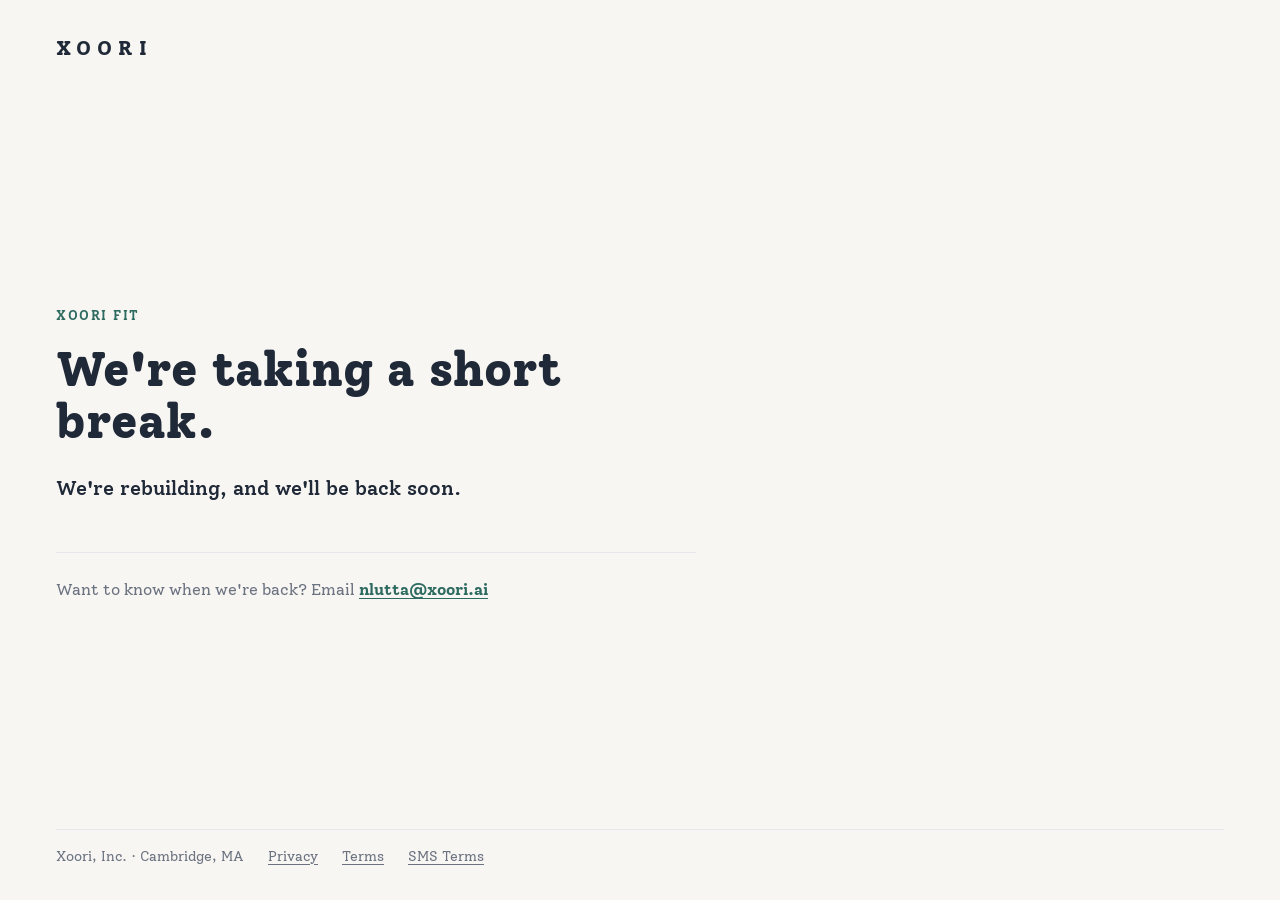
<file: docs/index.html>
<!doctype html>
<html lang="en">
<head>
<meta charset="utf-8">
<meta name="viewport" content="width=device-width, initial-scale=1">
<title>Xoori — back soon</title>
<meta name="description" content="Xoori Fit is taking a short break. We'll be back soon.">
<meta name="robots" content="noindex">
<link rel="preconnect" href="https://fonts.googleapis.com">
<link rel="preconnect" href="https://fonts.gstatic.com" crossorigin>
<link href="https://fonts.googleapis.com/css2?family=Solway:wght@400;500;600;700;800&display=swap" rel="stylesheet">
<style>
/* Xoori holding site — tokens from Xoori-MVP/DESIGN.md */
:root {
  --bg: #f8f6f3;
  --surface: #ffffff;
  --text: #1f2937;
  --muted: #6b7280;
  --accent: #2d6a5f;
  --accent-hover: #234d44;
  --border: #e5e7eb;
}
* { box-sizing: border-box; }
html { -webkit-text-size-adjust: 100%; }
body {
  margin: 0;
  background: var(--bg);
  color: var(--text);
  font-family: "Solway", Georgia, serif;
  font-weight: 400;
  font-size: 16px;
  line-height: 1.6;
}
a { color: var(--accent); text-underline-offset: 3px; }
a:hover { color: var(--accent-hover); }

.wordmark {
  font-weight: 800;
  letter-spacing: 6px;
  font-size: 20px;
  color: var(--text);
  text-decoration: none;
}

/* Holding page */
.hold {
  min-height: 100vh;
  min-height: 100dvh;
  display: flex;
  flex-direction: column;
  max-width: 1200px;
  margin: 0 auto;
  padding: 32px 16px;
}
.hold header { padding: 0 0 16px; }
.hold-main {
  flex: 1;
  display: flex;
  flex-direction: column;
  justify-content: center;
  max-width: 640px;
  padding: 64px 0;
}
.eyebrow {
  font-weight: 600;
  font-size: 13px;
  letter-spacing: 1.5px;
  text-transform: uppercase;
  color: var(--accent);
  margin: 0 0 16px;
}
.hold h1 {
  font-weight: 800;
  font-size: clamp(2.25rem, 6vw, 3rem);
  line-height: 1.1;
  margin: 0 0 24px;
}
.lede { font-size: 1.25rem; font-weight: 500; margin: 0 0 48px; max-width: 34ch; }
.notify {
  border-top: 1px solid var(--border);
  padding-top: 24px;
  color: var(--muted);
  margin: 0;
}
.notify a { font-weight: 600; overflow-wrap: anywhere; }

footer {
  border-top: 1px solid var(--border);
  padding-top: 16px;
  font-size: 14px;
  color: var(--muted);
  display: flex;
  flex-wrap: wrap;
  gap: 8px 24px;
}
footer a { color: var(--muted); }
footer a:hover { color: var(--accent); }

/* Legal pages */
.legal { max-width: 760px; margin: 0 auto; padding: 32px 16px 48px; }
.legal header { padding-bottom: 24px; }
.notice {
  background: var(--surface);
  border: 1px solid var(--border);
  border-left: 3px solid var(--accent);
  border-radius: 8px;
  padding: 12px 16px;
  font-size: 14px;
  color: var(--muted);
  margin: 0 0 32px;
}
.legal main {
  background: var(--surface);
  border: 1px solid var(--border);
  border-radius: 12px;
  padding: 32px 24px;
  margin-bottom: 32px;
  overflow-wrap: anywhere;
}
.legal h1 { font-weight: 800; font-size: 2rem; line-height: 1.2; margin: 0 0 8px; }
.legal h2 { font-weight: 700; font-size: 1.25rem; margin: 32px 0 8px; }
.legal h3 { font-weight: 700; font-size: 1rem; margin: 24px 0 8px; }
.legal ul { padding-left: 20px; }
.legal li { margin-bottom: 6px; }
.legal blockquote {
  margin: 16px 0;
  padding: 12px 16px;
  background: var(--bg);
  border-left: 3px solid var(--accent);
  border-radius: 4px;
}
.legal main > div > div > a { margin-right: 24px; }
</style>
</head>
<body>
<div class="hold">
  <header><a class="wordmark" href="./">XOORI</a></header>
  <main class="hold-main">
    <p class="eyebrow">Xoori Fit</p>
    <h1>We're taking a short break.</h1>
    <p class="lede">We're rebuilding, and we'll be back soon.</p>
    <p class="notify">Want to know when we're back? Email <a href="mailto:nlutta@xoori.ai?subject=Tell%20me%20when%20Xoori%20is%20back">nlutta@xoori.ai</a></p>
  </main>
  <footer>
    <span>Xoori, Inc. · Cambridge, MA</span>
    <a href="./privacy/">Privacy</a>
    <a href="./terms/">Terms</a>
    <a href="./sms-consent/">SMS Terms</a>
  </footer>
</div>
</body>
</html>
</file>
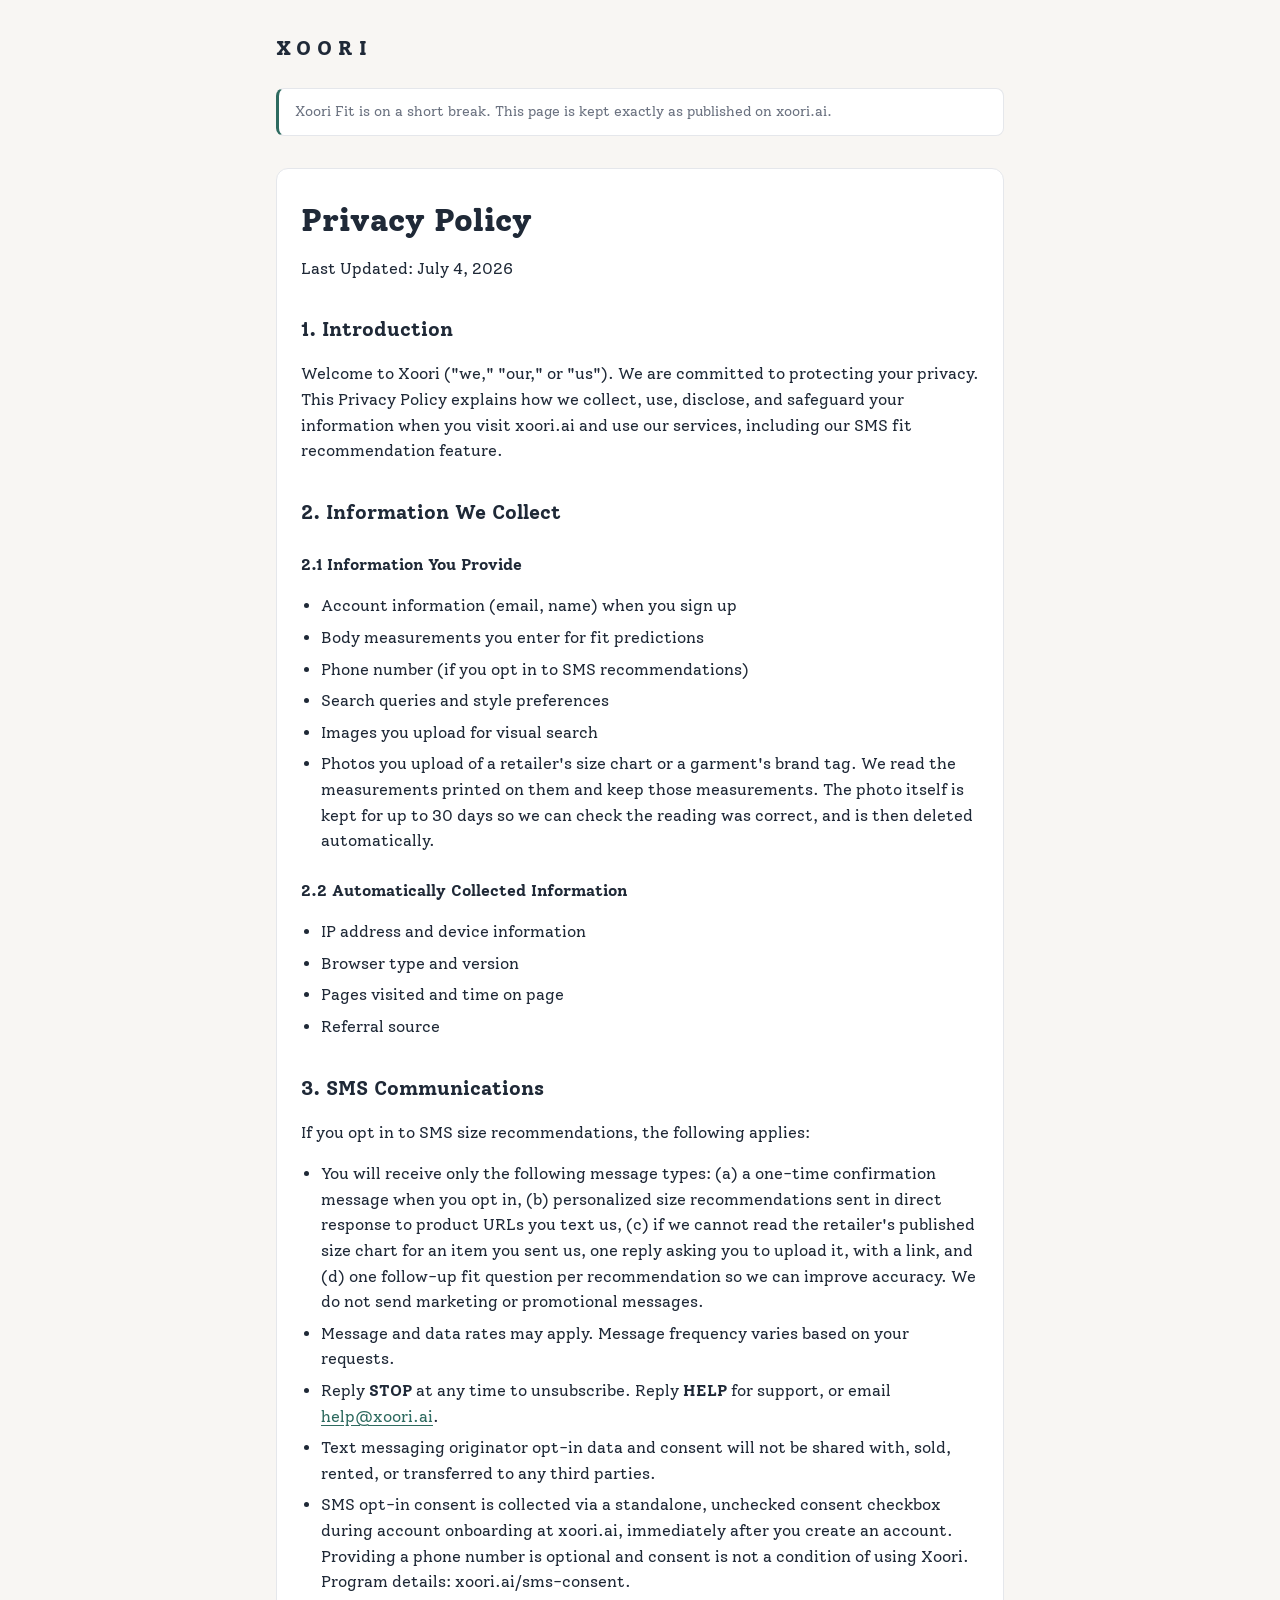
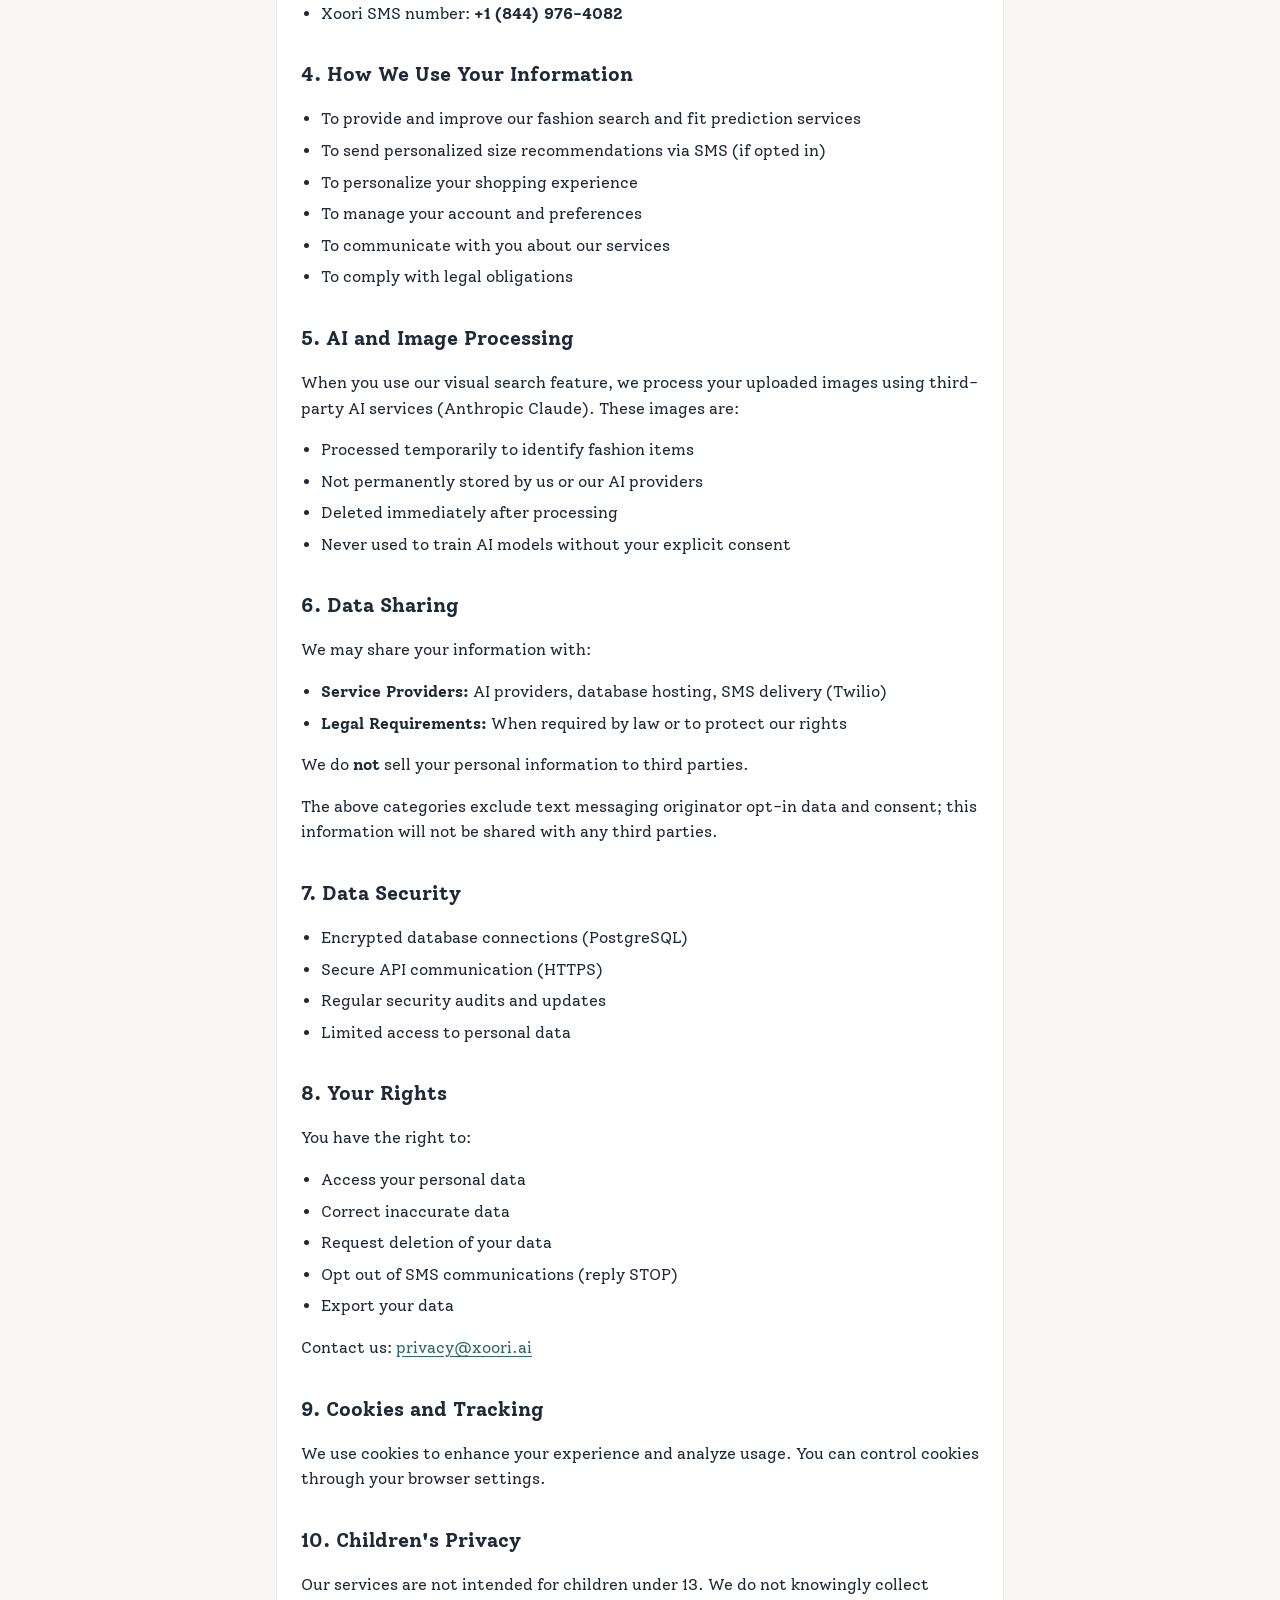
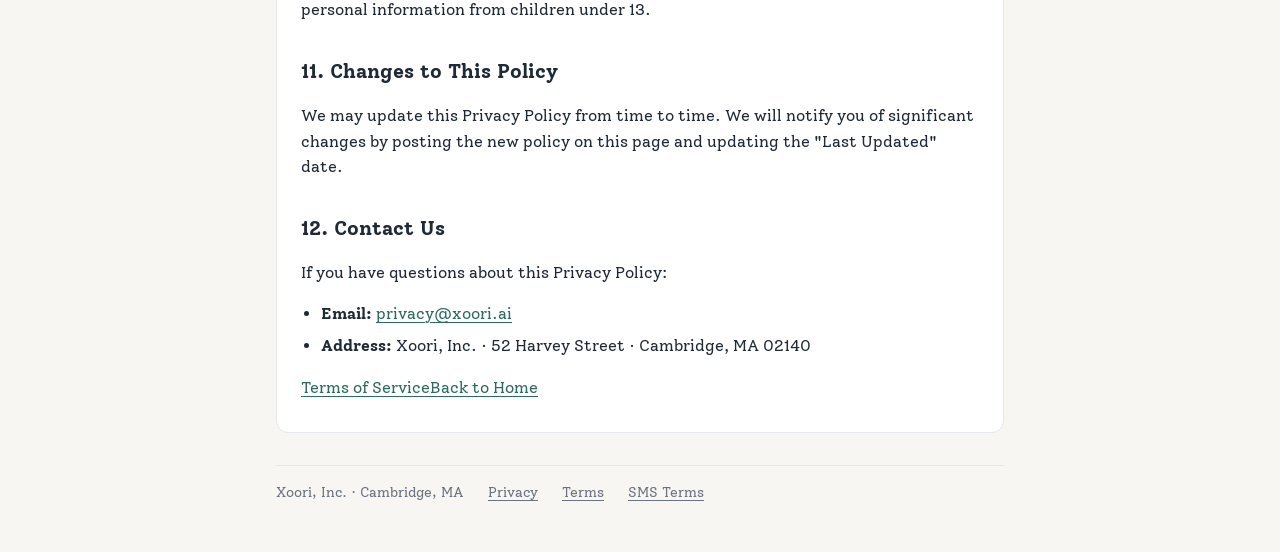
<file: docs/privacy/index.html>
<!doctype html>
<html lang="en">
<head>
<meta charset="utf-8">
<meta name="viewport" content="width=device-width, initial-scale=1">
<title>Privacy Policy — Xoori</title>
<link rel="preconnect" href="https://fonts.googleapis.com">
<link rel="preconnect" href="https://fonts.gstatic.com" crossorigin>
<link href="https://fonts.googleapis.com/css2?family=Solway:wght@400;500;600;700;800&display=swap" rel="stylesheet">
<style>
/* Xoori holding site — tokens from Xoori-MVP/DESIGN.md */
:root {
  --bg: #f8f6f3;
  --surface: #ffffff;
  --text: #1f2937;
  --muted: #6b7280;
  --accent: #2d6a5f;
  --accent-hover: #234d44;
  --border: #e5e7eb;
}
* { box-sizing: border-box; }
html { -webkit-text-size-adjust: 100%; }
body {
  margin: 0;
  background: var(--bg);
  color: var(--text);
  font-family: "Solway", Georgia, serif;
  font-weight: 400;
  font-size: 16px;
  line-height: 1.6;
}
a { color: var(--accent); text-underline-offset: 3px; }
a:hover { color: var(--accent-hover); }

.wordmark {
  font-weight: 800;
  letter-spacing: 6px;
  font-size: 20px;
  color: var(--text);
  text-decoration: none;
}

/* Holding page */
.hold {
  min-height: 100vh;
  min-height: 100dvh;
  display: flex;
  flex-direction: column;
  max-width: 1200px;
  margin: 0 auto;
  padding: 32px 16px;
}
.hold header { padding: 0 0 16px; }
.hold-main {
  flex: 1;
  display: flex;
  flex-direction: column;
  justify-content: center;
  max-width: 640px;
  padding: 64px 0;
}
.eyebrow {
  font-weight: 600;
  font-size: 13px;
  letter-spacing: 1.5px;
  text-transform: uppercase;
  color: var(--accent);
  margin: 0 0 16px;
}
.hold h1 {
  font-weight: 800;
  font-size: clamp(2.25rem, 6vw, 3rem);
  line-height: 1.1;
  margin: 0 0 24px;
}
.lede { font-size: 1.25rem; font-weight: 500; margin: 0 0 48px; max-width: 34ch; }
.notify {
  border-top: 1px solid var(--border);
  padding-top: 24px;
  color: var(--muted);
  margin: 0;
}
.notify a { font-weight: 600; overflow-wrap: anywhere; }

footer {
  border-top: 1px solid var(--border);
  padding-top: 16px;
  font-size: 14px;
  color: var(--muted);
  display: flex;
  flex-wrap: wrap;
  gap: 8px 24px;
}
footer a { color: var(--muted); }
footer a:hover { color: var(--accent); }

/* Legal pages */
.legal { max-width: 760px; margin: 0 auto; padding: 32px 16px 48px; }
.legal header { padding-bottom: 24px; }
.notice {
  background: var(--surface);
  border: 1px solid var(--border);
  border-left: 3px solid var(--accent);
  border-radius: 8px;
  padding: 12px 16px;
  font-size: 14px;
  color: var(--muted);
  margin: 0 0 32px;
}
.legal main {
  background: var(--surface);
  border: 1px solid var(--border);
  border-radius: 12px;
  padding: 32px 24px;
  margin-bottom: 32px;
  overflow-wrap: anywhere;
}
.legal h1 { font-weight: 800; font-size: 2rem; line-height: 1.2; margin: 0 0 8px; }
.legal h2 { font-weight: 700; font-size: 1.25rem; margin: 32px 0 8px; }
.legal h3 { font-weight: 700; font-size: 1rem; margin: 24px 0 8px; }
.legal ul { padding-left: 20px; }
.legal li { margin-bottom: 6px; }
.legal blockquote {
  margin: 16px 0;
  padding: 12px 16px;
  background: var(--bg);
  border-left: 3px solid var(--accent);
  border-radius: 4px;
}
.legal main > div > div > a { margin-right: 24px; }
</style>
</head>
<body>
<div class="legal">
  <header><a class="wordmark" href="../">XOORI</a></header>
  <p class="notice">Xoori Fit is on a short break. This page is kept exactly as published on xoori.ai.</p>
  <main><h1>Privacy Policy</h1><p>Last Updated: July 4, 2026</p><div><section><h2>1. Introduction</h2><p>Welcome to Xoori (&quot;we,&quot; &quot;our,&quot; or &quot;us&quot;). We are committed to protecting your privacy. This Privacy Policy explains how we collect, use, disclose, and safeguard your information when you visit xoori.ai and use our services, including our SMS fit recommendation feature.</p></section><section><h2>2. Information We Collect</h2><h3>2.1 Information You Provide</h3><ul><li>Account information (email, name) when you sign up</li><li>Body measurements you enter for fit predictions</li><li>Phone number (if you opt in to SMS recommendations)</li><li>Search queries and style preferences</li><li>Images you upload for visual search</li><li>Photos you upload of a retailer&#x27;s size chart or a garment&#x27;s brand tag. We read the measurements printed on them and keep those measurements. The photo itself is kept for up to 30 days so we can check the reading was correct, and is then deleted automatically.</li></ul><h3>2.2 Automatically Collected Information</h3><ul><li>IP address and device information</li><li>Browser type and version</li><li>Pages visited and time on page</li><li>Referral source</li></ul></section><section><h2>3. SMS Communications</h2><p>If you opt in to SMS size recommendations, the following applies:</p><ul><li>You will receive only the following message types: (a) a one-time confirmation message when you opt in, (b) personalized size recommendations sent in direct response to product URLs you text us, (c) if we cannot read the retailer&#x27;s published size chart for an item you sent us, one reply asking you to upload it, with a link, and (d) one follow-up fit question per recommendation so we can improve accuracy. We do not send marketing or promotional messages.</li><li>Message and data rates may apply. Message frequency varies based on your requests.</li><li>Reply <strong>STOP</strong> at any time to unsubscribe. Reply <strong>HELP</strong> for support, or email <a href="mailto:help@xoori.ai">help@xoori.ai</a>.</li><li>Text messaging originator opt-in data and consent will not be shared with, sold, rented, or transferred to any third parties.</li><li>SMS opt-in consent is collected via a standalone, unchecked consent checkbox during account onboarding at xoori.ai, immediately after you create an account. Providing a phone number is optional and consent is not a condition of using Xoori. Program details: xoori.ai/sms-consent.</li><li>Xoori SMS number: <strong>+1 (844) 976-4082</strong></li></ul></section><section><h2>4. How We Use Your Information</h2><ul><li>To provide and improve our fashion search and fit prediction services</li><li>To send personalized size recommendations via SMS (if opted in)</li><li>To personalize your shopping experience</li><li>To manage your account and preferences</li><li>To communicate with you about our services</li><li>To comply with legal obligations</li></ul></section><section><h2>5. AI and Image Processing</h2><p>When you use our visual search feature, we process your uploaded images using third-party AI services (Anthropic Claude). These images are:</p><ul><li>Processed temporarily to identify fashion items</li><li>Not permanently stored by us or our AI providers</li><li>Deleted immediately after processing</li><li>Never used to train AI models without your explicit consent</li></ul></section><section><h2>6. Data Sharing</h2><p>We may share your information with:</p><ul><li><strong>Service Providers:</strong> AI providers, database hosting, SMS delivery (Twilio)</li><li><strong>Legal Requirements:</strong> When required by law or to protect our rights</li></ul><p>We do <strong>not</strong> sell your personal information to third parties.</p><p>The above categories exclude text messaging originator opt-in data and consent; this information will not be shared with any third parties.</p></section><section><h2>7. Data Security</h2><ul><li>Encrypted database connections (PostgreSQL)</li><li>Secure API communication (HTTPS)</li><li>Regular security audits and updates</li><li>Limited access to personal data</li></ul></section><section><h2>8. Your Rights</h2><p>You have the right to:</p><ul><li>Access your personal data</li><li>Correct inaccurate data</li><li>Request deletion of your data</li><li>Opt out of SMS communications (reply STOP)</li><li>Export your data</li></ul><p>Contact us: <a href="mailto:privacy@xoori.ai">privacy@xoori.ai</a></p></section><section><h2>9. Cookies and Tracking</h2><p>We use cookies to enhance your experience and analyze usage. You can control cookies through your browser settings.</p></section><section><h2>10. Children&#x27;s Privacy</h2><p>Our services are not intended for children under 13. We do not knowingly collect personal information from children under 13.</p></section><section><h2>11. Changes to This Policy</h2><p>We may update this Privacy Policy from time to time. We will notify you of significant changes by posting the new policy on this page and updating the &quot;Last Updated&quot; date.</p></section><section><h2>12. Contact Us</h2><p>If you have questions about this Privacy Policy:</p><ul><li><strong>Email:</strong> <a href="mailto:privacy@xoori.ai">privacy@xoori.ai</a></li><li><strong>Address:</strong> Xoori, Inc. · 52 Harvey Street · Cambridge, MA 02140</li></ul></section></div><div><a href="/terms">Terms of Service</a><a href="/">Back to Home</a></div></main>
  <footer>
    <span>Xoori, Inc. · Cambridge, MA</span>
    <a href="../privacy/">Privacy</a>
    <a href="../terms/">Terms</a>
    <a href="../sms-consent/">SMS Terms</a>
  </footer>
</div>
</body>
</html>
</file>
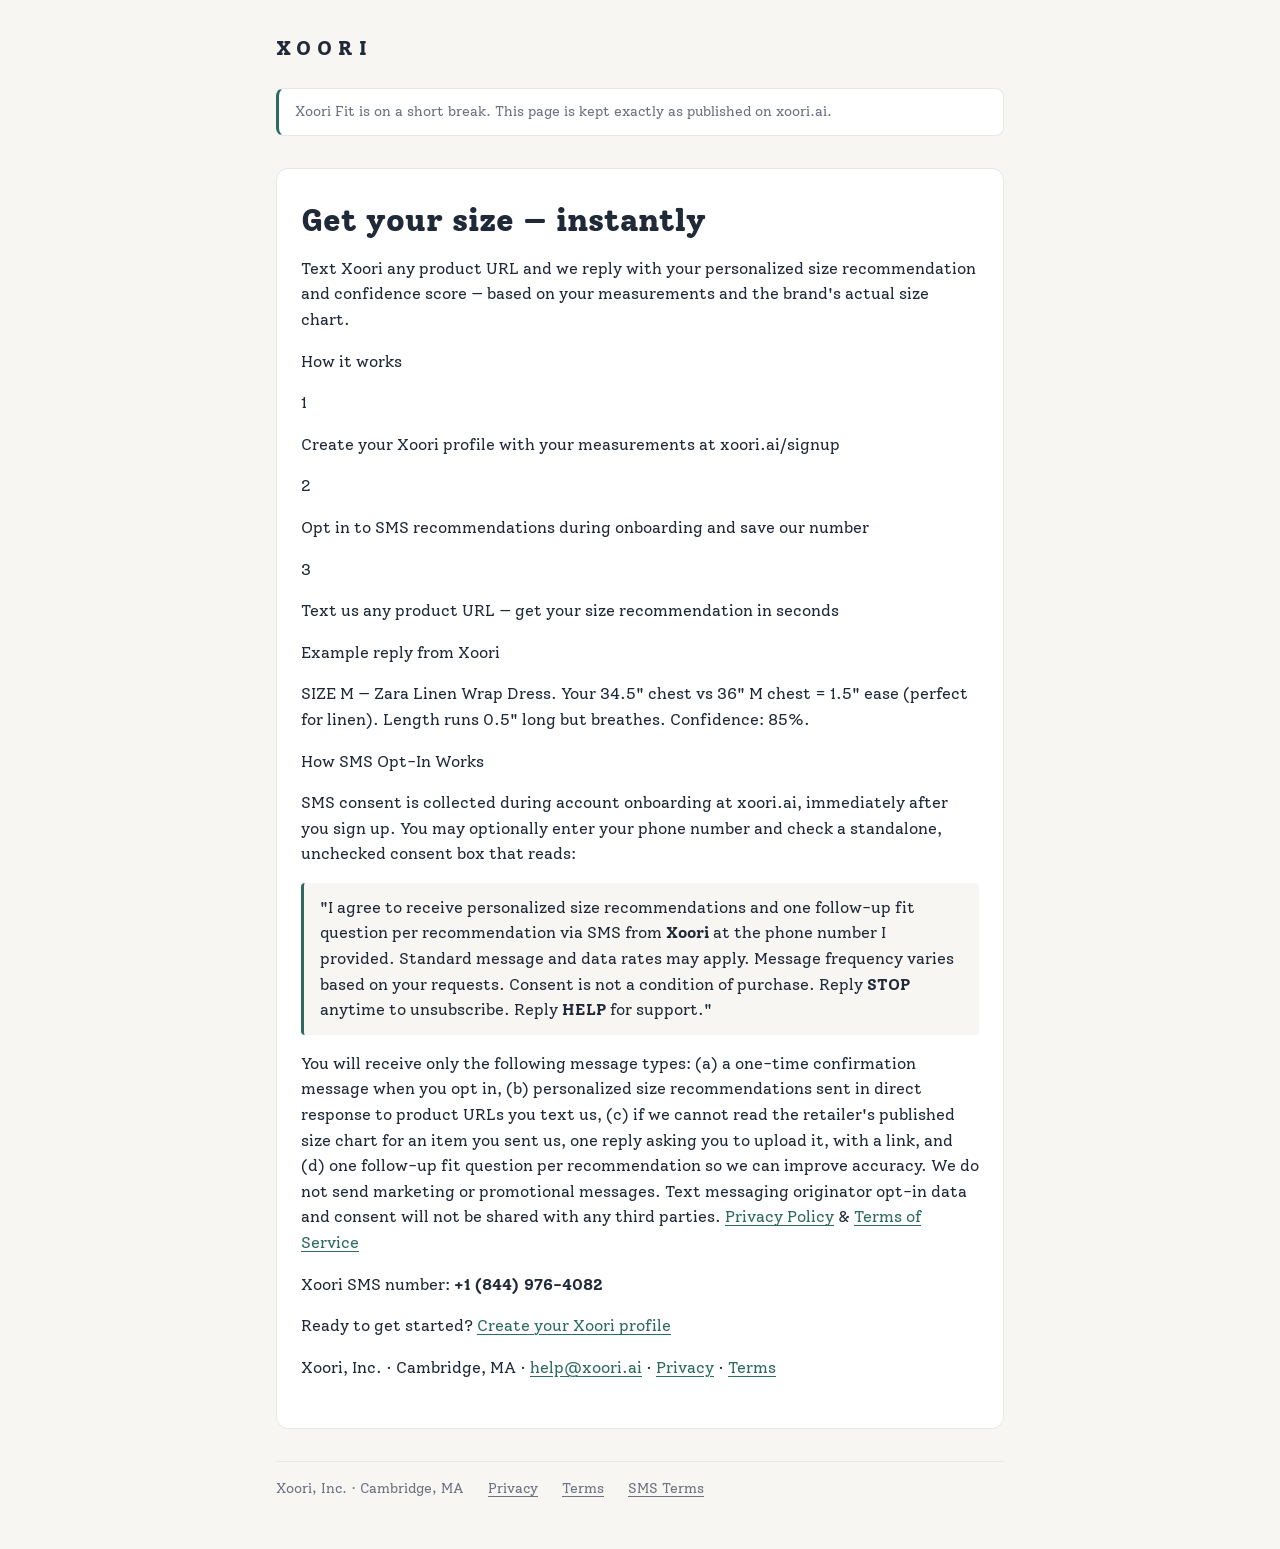
<file: docs/sms-consent/index.html>
<!doctype html>
<html lang="en">
<head>
<meta charset="utf-8">
<meta name="viewport" content="width=device-width, initial-scale=1">
<title>SMS Terms — Xoori</title>
<link rel="preconnect" href="https://fonts.googleapis.com">
<link rel="preconnect" href="https://fonts.gstatic.com" crossorigin>
<link href="https://fonts.googleapis.com/css2?family=Solway:wght@400;500;600;700;800&display=swap" rel="stylesheet">
<style>
/* Xoori holding site — tokens from Xoori-MVP/DESIGN.md */
:root {
  --bg: #f8f6f3;
  --surface: #ffffff;
  --text: #1f2937;
  --muted: #6b7280;
  --accent: #2d6a5f;
  --accent-hover: #234d44;
  --border: #e5e7eb;
}
* { box-sizing: border-box; }
html { -webkit-text-size-adjust: 100%; }
body {
  margin: 0;
  background: var(--bg);
  color: var(--text);
  font-family: "Solway", Georgia, serif;
  font-weight: 400;
  font-size: 16px;
  line-height: 1.6;
}
a { color: var(--accent); text-underline-offset: 3px; }
a:hover { color: var(--accent-hover); }

.wordmark {
  font-weight: 800;
  letter-spacing: 6px;
  font-size: 20px;
  color: var(--text);
  text-decoration: none;
}

/* Holding page */
.hold {
  min-height: 100vh;
  min-height: 100dvh;
  display: flex;
  flex-direction: column;
  max-width: 1200px;
  margin: 0 auto;
  padding: 32px 16px;
}
.hold header { padding: 0 0 16px; }
.hold-main {
  flex: 1;
  display: flex;
  flex-direction: column;
  justify-content: center;
  max-width: 640px;
  padding: 64px 0;
}
.eyebrow {
  font-weight: 600;
  font-size: 13px;
  letter-spacing: 1.5px;
  text-transform: uppercase;
  color: var(--accent);
  margin: 0 0 16px;
}
.hold h1 {
  font-weight: 800;
  font-size: clamp(2.25rem, 6vw, 3rem);
  line-height: 1.1;
  margin: 0 0 24px;
}
.lede { font-size: 1.25rem; font-weight: 500; margin: 0 0 48px; max-width: 34ch; }
.notify {
  border-top: 1px solid var(--border);
  padding-top: 24px;
  color: var(--muted);
  margin: 0;
}
.notify a { font-weight: 600; overflow-wrap: anywhere; }

footer {
  border-top: 1px solid var(--border);
  padding-top: 16px;
  font-size: 14px;
  color: var(--muted);
  display: flex;
  flex-wrap: wrap;
  gap: 8px 24px;
}
footer a { color: var(--muted); }
footer a:hover { color: var(--accent); }

/* Legal pages */
.legal { max-width: 760px; margin: 0 auto; padding: 32px 16px 48px; }
.legal header { padding-bottom: 24px; }
.notice {
  background: var(--surface);
  border: 1px solid var(--border);
  border-left: 3px solid var(--accent);
  border-radius: 8px;
  padding: 12px 16px;
  font-size: 14px;
  color: var(--muted);
  margin: 0 0 32px;
}
.legal main {
  background: var(--surface);
  border: 1px solid var(--border);
  border-radius: 12px;
  padding: 32px 24px;
  margin-bottom: 32px;
  overflow-wrap: anywhere;
}
.legal h1 { font-weight: 800; font-size: 2rem; line-height: 1.2; margin: 0 0 8px; }
.legal h2 { font-weight: 700; font-size: 1.25rem; margin: 32px 0 8px; }
.legal h3 { font-weight: 700; font-size: 1rem; margin: 24px 0 8px; }
.legal ul { padding-left: 20px; }
.legal li { margin-bottom: 6px; }
.legal blockquote {
  margin: 16px 0;
  padding: 12px 16px;
  background: var(--bg);
  border-left: 3px solid var(--accent);
  border-radius: 4px;
}
.legal main > div > div > a { margin-right: 24px; }
</style>
</head>
<body>
<div class="legal">
  <header><a class="wordmark" href="../">XOORI</a></header>
  <p class="notice">Xoori Fit is on a short break. This page is kept exactly as published on xoori.ai.</p>
  <main><div><div><div></div><h1>Get your size — instantly</h1><p>Text Xoori any product URL and we reply with your personalized size recommendation and confidence score — based on your measurements and the brand&#x27;s actual size chart.</p><div><p>How it works</p><div><span>1</span><p>Create your Xoori profile with your measurements at xoori.ai/signup</p></div><div><span>2</span><p>Opt in to SMS recommendations during onboarding and save our number</p></div><div><span>3</span><p>Text us any product URL — get your size recommendation in seconds</p></div></div><div><p>Example reply from Xoori</p><p>SIZE M — Zara Linen Wrap Dress. Your 34.5&quot; chest vs 36&quot; M chest = 1.5&quot; ease (perfect for linen). Length runs 0.5&quot; long but breathes. Confidence: 85%.</p></div><div id="opt-in-info"><p>How SMS Opt-In Works</p><p>SMS consent is collected during account onboarding at xoori.ai, immediately after you sign up. You may optionally enter your phone number and check a standalone, unchecked consent box that reads:</p><blockquote>&quot;I agree to receive personalized size recommendations and one follow-up fit question per recommendation via SMS from <strong>Xoori</strong> at the phone number I provided. Standard message and data rates may apply. Message frequency varies based on your requests. Consent is not a condition of purchase. Reply <strong>STOP</strong> anytime to unsubscribe. Reply <strong>HELP</strong> for support.&quot;</blockquote><p>You will receive only the following message types: (a) a one-time confirmation message when you opt in, (b) personalized size recommendations sent in direct response to product URLs you text us, (c) if we cannot read the retailer&#x27;s published size chart for an item you sent us, one reply asking you to upload it, with a link, and (d) one follow-up fit question per recommendation so we can improve accuracy. We do not send marketing or promotional messages. Text messaging originator opt-in data and consent will not be shared with any third parties. <a href="https://xoori.ai/privacy" target="_blank" rel="noopener noreferrer">Privacy Policy</a> &amp; <a href="https://xoori.ai/terms" target="_blank" rel="noopener noreferrer">Terms of Service</a></p></div><div><p>Xoori SMS number: <strong>+1 (844) 976-4082</strong></p><p>Ready to get started? <a href="https://xoori.ai/signup">Create your Xoori profile</a></p></div></div><p>Xoori, Inc. · Cambridge, MA · <a href="mailto:help@xoori.ai">help@xoori.ai</a> · <a href="https://xoori.ai/privacy">Privacy</a> · <a href="https://xoori.ai/terms">Terms</a></p></div></main>
  <footer>
    <span>Xoori, Inc. · Cambridge, MA</span>
    <a href="../privacy/">Privacy</a>
    <a href="../terms/">Terms</a>
    <a href="../sms-consent/">SMS Terms</a>
  </footer>
</div>
</body>
</html>
</file>
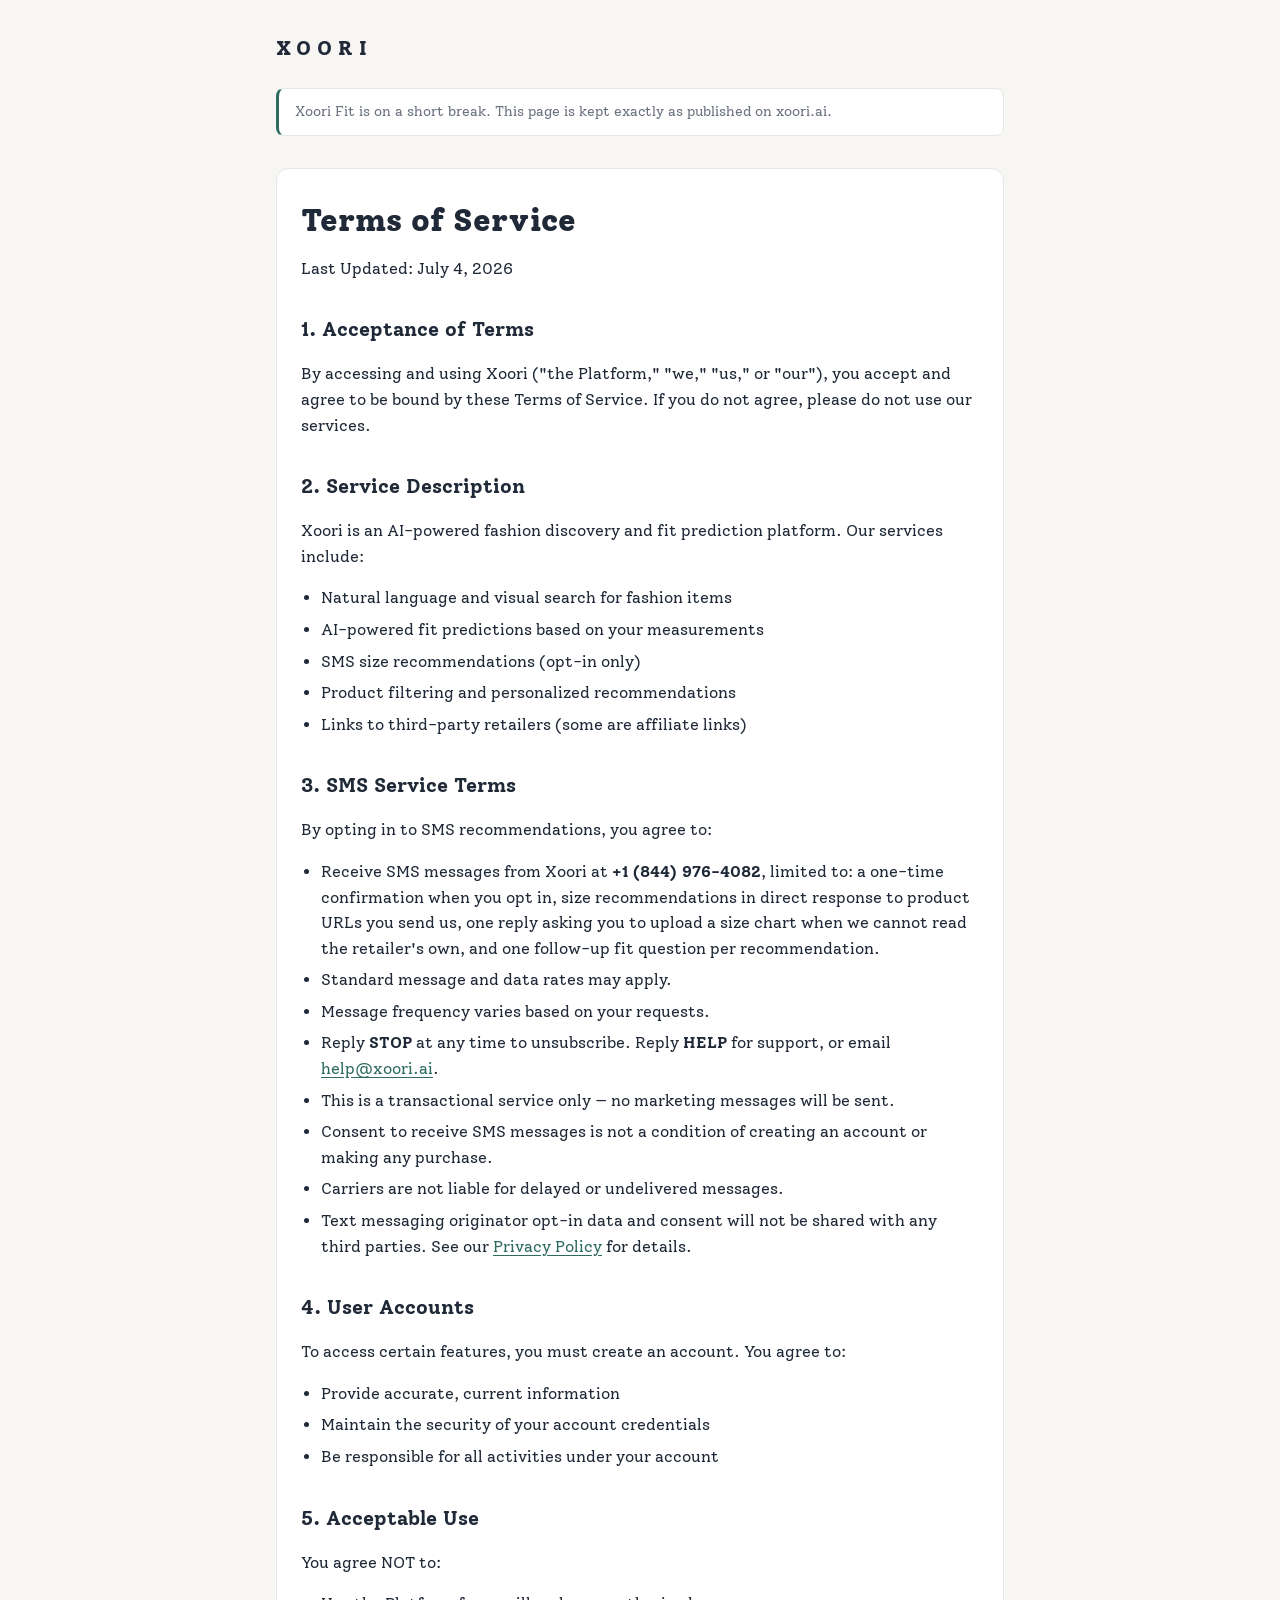
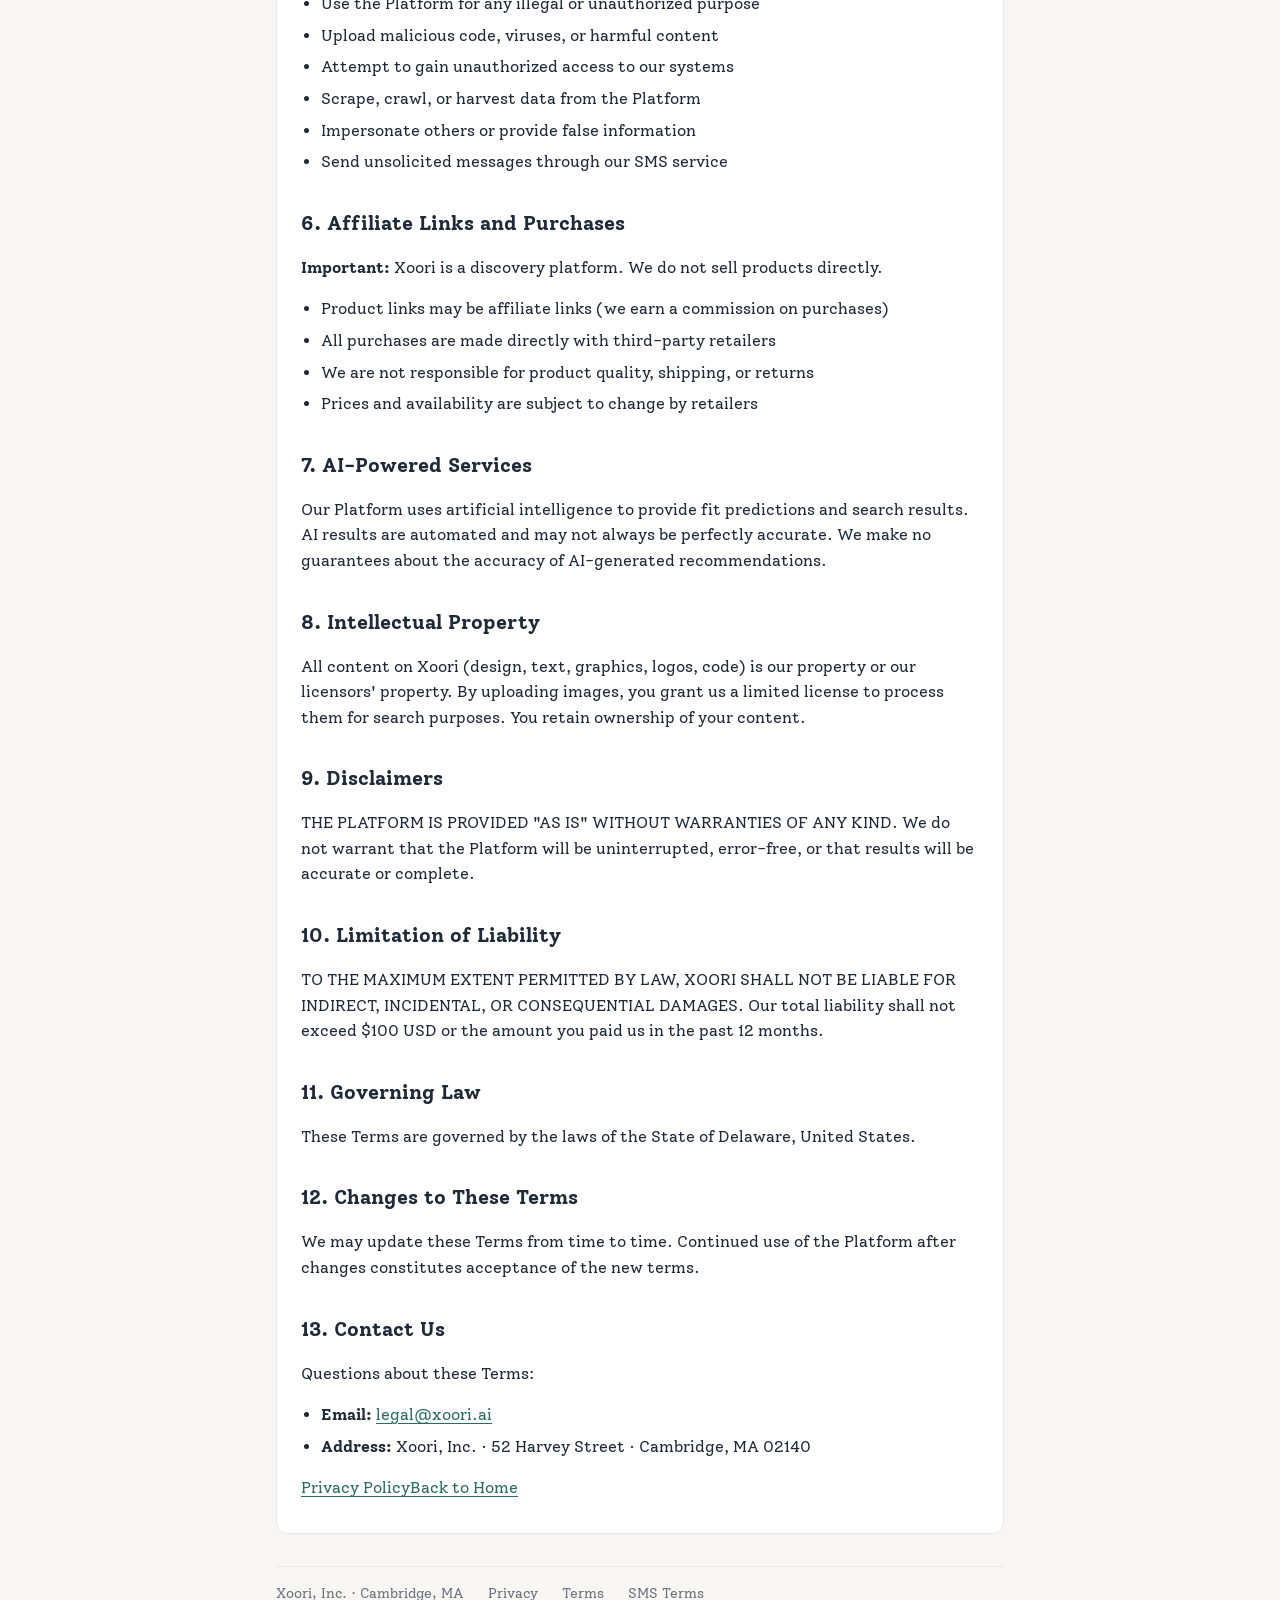
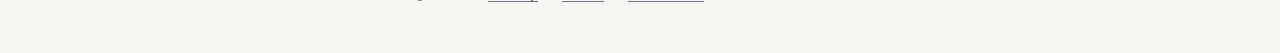
<file: docs/terms/index.html>
<!doctype html>
<html lang="en">
<head>
<meta charset="utf-8">
<meta name="viewport" content="width=device-width, initial-scale=1">
<title>Terms of Service — Xoori</title>
<link rel="preconnect" href="https://fonts.googleapis.com">
<link rel="preconnect" href="https://fonts.gstatic.com" crossorigin>
<link href="https://fonts.googleapis.com/css2?family=Solway:wght@400;500;600;700;800&display=swap" rel="stylesheet">
<style>
/* Xoori holding site — tokens from Xoori-MVP/DESIGN.md */
:root {
  --bg: #f8f6f3;
  --surface: #ffffff;
  --text: #1f2937;
  --muted: #6b7280;
  --accent: #2d6a5f;
  --accent-hover: #234d44;
  --border: #e5e7eb;
}
* { box-sizing: border-box; }
html { -webkit-text-size-adjust: 100%; }
body {
  margin: 0;
  background: var(--bg);
  color: var(--text);
  font-family: "Solway", Georgia, serif;
  font-weight: 400;
  font-size: 16px;
  line-height: 1.6;
}
a { color: var(--accent); text-underline-offset: 3px; }
a:hover { color: var(--accent-hover); }

.wordmark {
  font-weight: 800;
  letter-spacing: 6px;
  font-size: 20px;
  color: var(--text);
  text-decoration: none;
}

/* Holding page */
.hold {
  min-height: 100vh;
  min-height: 100dvh;
  display: flex;
  flex-direction: column;
  max-width: 1200px;
  margin: 0 auto;
  padding: 32px 16px;
}
.hold header { padding: 0 0 16px; }
.hold-main {
  flex: 1;
  display: flex;
  flex-direction: column;
  justify-content: center;
  max-width: 640px;
  padding: 64px 0;
}
.eyebrow {
  font-weight: 600;
  font-size: 13px;
  letter-spacing: 1.5px;
  text-transform: uppercase;
  color: var(--accent);
  margin: 0 0 16px;
}
.hold h1 {
  font-weight: 800;
  font-size: clamp(2.25rem, 6vw, 3rem);
  line-height: 1.1;
  margin: 0 0 24px;
}
.lede { font-size: 1.25rem; font-weight: 500; margin: 0 0 48px; max-width: 34ch; }
.notify {
  border-top: 1px solid var(--border);
  padding-top: 24px;
  color: var(--muted);
  margin: 0;
}
.notify a { font-weight: 600; overflow-wrap: anywhere; }

footer {
  border-top: 1px solid var(--border);
  padding-top: 16px;
  font-size: 14px;
  color: var(--muted);
  display: flex;
  flex-wrap: wrap;
  gap: 8px 24px;
}
footer a { color: var(--muted); }
footer a:hover { color: var(--accent); }

/* Legal pages */
.legal { max-width: 760px; margin: 0 auto; padding: 32px 16px 48px; }
.legal header { padding-bottom: 24px; }
.notice {
  background: var(--surface);
  border: 1px solid var(--border);
  border-left: 3px solid var(--accent);
  border-radius: 8px;
  padding: 12px 16px;
  font-size: 14px;
  color: var(--muted);
  margin: 0 0 32px;
}
.legal main {
  background: var(--surface);
  border: 1px solid var(--border);
  border-radius: 12px;
  padding: 32px 24px;
  margin-bottom: 32px;
  overflow-wrap: anywhere;
}
.legal h1 { font-weight: 800; font-size: 2rem; line-height: 1.2; margin: 0 0 8px; }
.legal h2 { font-weight: 700; font-size: 1.25rem; margin: 32px 0 8px; }
.legal h3 { font-weight: 700; font-size: 1rem; margin: 24px 0 8px; }
.legal ul { padding-left: 20px; }
.legal li { margin-bottom: 6px; }
.legal blockquote {
  margin: 16px 0;
  padding: 12px 16px;
  background: var(--bg);
  border-left: 3px solid var(--accent);
  border-radius: 4px;
}
.legal main > div > div > a { margin-right: 24px; }
</style>
</head>
<body>
<div class="legal">
  <header><a class="wordmark" href="../">XOORI</a></header>
  <p class="notice">Xoori Fit is on a short break. This page is kept exactly as published on xoori.ai.</p>
  <main><h1>Terms of Service</h1><p>Last Updated: July 4, 2026</p><div><section><h2>1. Acceptance of Terms</h2><p>By accessing and using Xoori (&quot;the Platform,&quot; &quot;we,&quot; &quot;us,&quot; or &quot;our&quot;), you accept and agree to be bound by these Terms of Service. If you do not agree, please do not use our services.</p></section><section><h2>2. Service Description</h2><p>Xoori is an AI-powered fashion discovery and fit prediction platform. Our services include:</p><ul><li>Natural language and visual search for fashion items</li><li>AI-powered fit predictions based on your measurements</li><li>SMS size recommendations (opt-in only)</li><li>Product filtering and personalized recommendations</li><li>Links to third-party retailers (some are affiliate links)</li></ul></section><section><h2>3. SMS Service Terms</h2><p>By opting in to SMS recommendations, you agree to:</p><ul><li>Receive SMS messages from Xoori at <strong>+1 (844) 976-4082</strong>, limited to: a one-time confirmation when you opt in, size recommendations in direct response to product URLs you send us, one reply asking you to upload a size chart when we cannot read the retailer&#x27;s own, and one follow-up fit question per recommendation.</li><li>Standard message and data rates may apply.</li><li>Message frequency varies based on your requests.</li><li>Reply <strong>STOP</strong> at any time to unsubscribe. Reply <strong>HELP</strong> for support, or email <a href="mailto:help@xoori.ai">help@xoori.ai</a>.</li><li>This is a transactional service only — no marketing messages will be sent.</li><li>Consent to receive SMS messages is not a condition of creating an account or making any purchase.</li><li>Carriers are not liable for delayed or undelivered messages.</li><li>Text messaging originator opt-in data and consent will not be shared with any third parties. See our <a href="/privacy">Privacy Policy</a> for details.</li></ul></section><section><h2>4. User Accounts</h2><p>To access certain features, you must create an account. You agree to:</p><ul><li>Provide accurate, current information</li><li>Maintain the security of your account credentials</li><li>Be responsible for all activities under your account</li></ul></section><section><h2>5. Acceptable Use</h2><p>You agree NOT to:</p><ul><li>Use the Platform for any illegal or unauthorized purpose</li><li>Upload malicious code, viruses, or harmful content</li><li>Attempt to gain unauthorized access to our systems</li><li>Scrape, crawl, or harvest data from the Platform</li><li>Impersonate others or provide false information</li><li>Send unsolicited messages through our SMS service</li></ul></section><section><h2>6. Affiliate Links and Purchases</h2><p><strong>Important:</strong> Xoori is a discovery platform. We do not sell products directly.</p><ul><li>Product links may be affiliate links (we earn a commission on purchases)</li><li>All purchases are made directly with third-party retailers</li><li>We are not responsible for product quality, shipping, or returns</li><li>Prices and availability are subject to change by retailers</li></ul></section><section><h2>7. AI-Powered Services</h2><p>Our Platform uses artificial intelligence to provide fit predictions and search results. AI results are automated and may not always be perfectly accurate. We make no guarantees about the accuracy of AI-generated recommendations.</p></section><section><h2>8. Intellectual Property</h2><p>All content on Xoori (design, text, graphics, logos, code) is our property or our licensors&#x27; property. By uploading images, you grant us a limited license to process them for search purposes. You retain ownership of your content.</p></section><section><h2>9. Disclaimers</h2><p>THE PLATFORM IS PROVIDED &quot;AS IS&quot; WITHOUT WARRANTIES OF ANY KIND. We do not warrant that the Platform will be uninterrupted, error-free, or that results will be accurate or complete.</p></section><section><h2>10. Limitation of Liability</h2><p>TO THE MAXIMUM EXTENT PERMITTED BY LAW, XOORI SHALL NOT BE LIABLE FOR INDIRECT, INCIDENTAL, OR CONSEQUENTIAL DAMAGES. Our total liability shall not exceed $100 USD or the amount you paid us in the past 12 months.</p></section><section><h2>11. Governing Law</h2><p>These Terms are governed by the laws of the State of Delaware, United States.</p></section><section><h2>12. Changes to These Terms</h2><p>We may update these Terms from time to time. Continued use of the Platform after changes constitutes acceptance of the new terms.</p></section><section><h2>13. Contact Us</h2><p>Questions about these Terms:</p><ul><li><strong>Email:</strong> <a href="mailto:legal@xoori.ai">legal@xoori.ai</a></li><li><strong>Address:</strong> Xoori, Inc. · 52 Harvey Street · Cambridge, MA 02140</li></ul></section></div><div><a href="/privacy">Privacy Policy</a><a href="/">Back to Home</a></div></main>
  <footer>
    <span>Xoori, Inc. · Cambridge, MA</span>
    <a href="../privacy/">Privacy</a>
    <a href="../terms/">Terms</a>
    <a href="../sms-consent/">SMS Terms</a>
  </footer>
</div>
</body>
</html>
</file>
